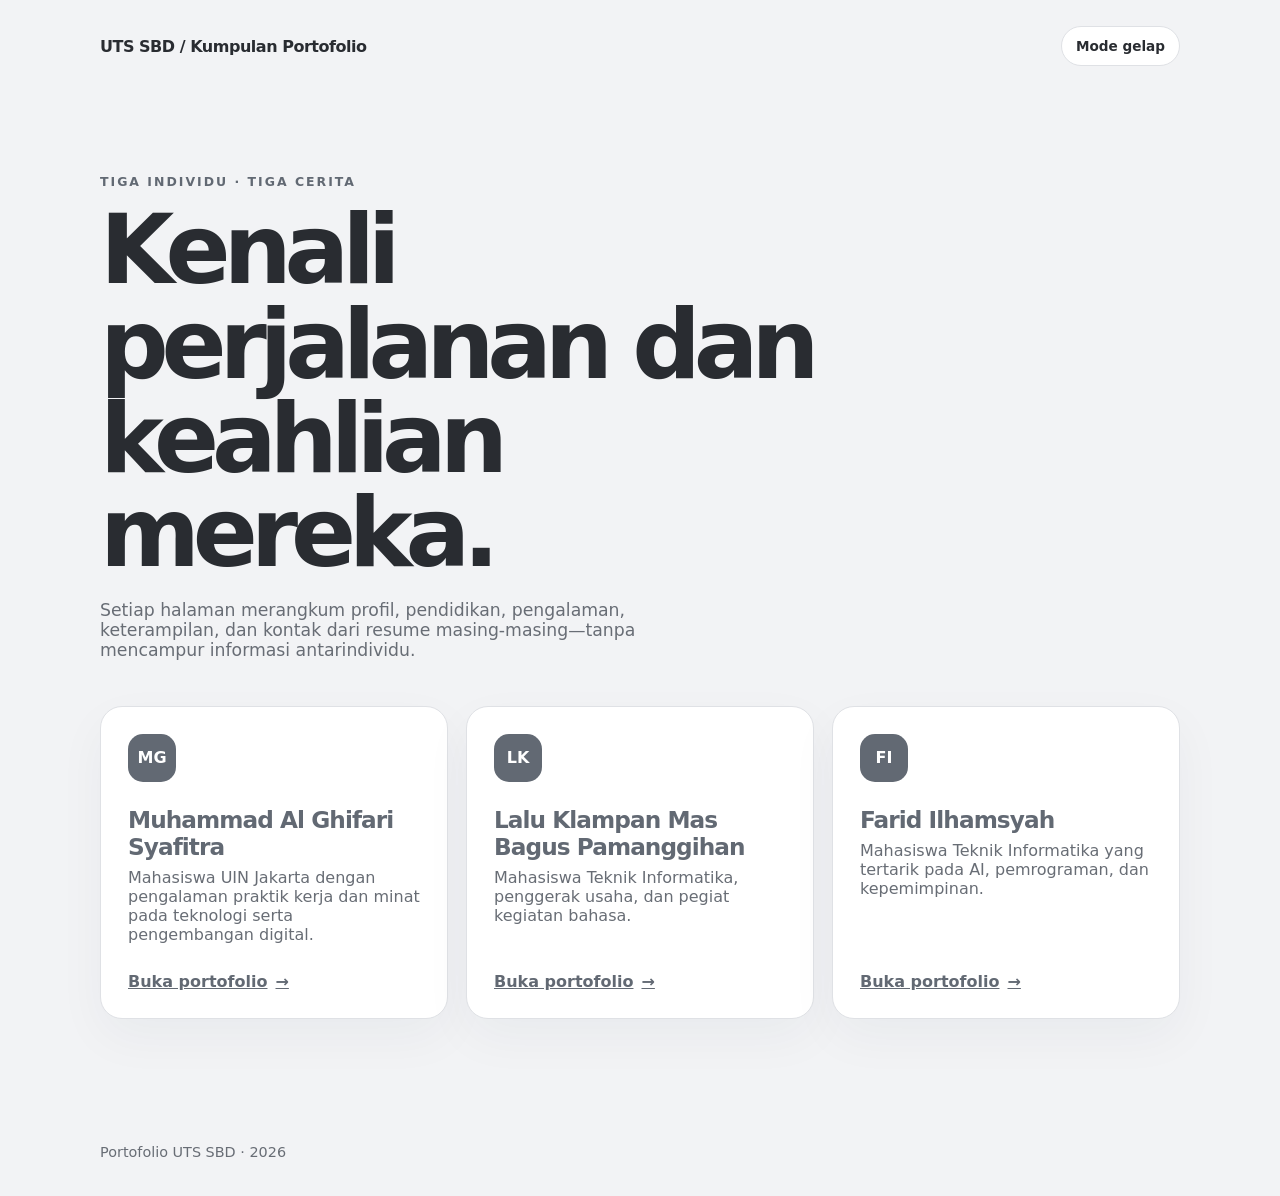
<file: index.html>
<!doctype html>
<html lang="id">
<head>
  <meta charset="utf-8">
  <meta name="viewport" content="width=device-width, initial-scale=1">
  <meta name="description" content="Tiga portofolio mahasiswa berdasarkan resume masing-masing.">
  <title>Portofolio — UTS SBD</title>
  <script src="theme.js"></script>
  <style>
    :root { --theme-accent:#5368a8; font-family: Inter, ui-sans-serif, system-ui, -apple-system, "Segoe UI", sans-serif; }
    * { box-sizing: border-box; }
    body { margin: 0; }
    .wrap { width: min(1080px, calc(100% - 40px)); margin: auto; }
    header { display: flex; align-items: center; justify-content: space-between; gap: 16px; padding: 26px 0; font-weight: 800; letter-spacing: -.03em; }
    main { padding: 70px 0 100px; }
    .eyebrow { font-size: .78rem; font-weight: 800; letter-spacing: .16em; text-transform: uppercase; }
    h1 { max-width: 780px; margin: 14px 0 20px; font-size: clamp(3rem, 8vw, 6rem); line-height: .98; letter-spacing: -.075em; }
    .intro { max-width: 600px; margin: 0 0 46px; font-size: 1.08rem; }
    .grid { display: grid; grid-template-columns: repeat(3, minmax(0, 1fr)); gap: 18px; }
    .card { display: flex; min-height: 275px; flex-direction: column; justify-content: space-between; padding: 27px; border: 1px solid #e1e6ef; border-radius: 22px; box-shadow: 0 18px 50px #1826420b; }
    .mark { display: grid; width: 48px; height: 48px; place-items: center; border-radius: 15px; color: #fff; background: var(--accent); font-weight: 800; }
    h2 { margin: 24px 0 8px; font-size: 1.45rem; letter-spacing: -.04em; }
    .card p { margin: 0; }
    .card a { display: inline-flex; align-items: center; gap: 8px; margin-top: 28px; color: var(--accent); font-weight: 800; }
    footer { padding: 25px 0 36px; color: #788398; font-size: .9rem; }
    @media (max-width: 800px) { .grid { grid-template-columns: 1fr; } main { padding-top: 42px; } .card { min-height: 230px; } }
  </style>
  <link rel="stylesheet" href="theme.css">
</head>
<body>
  <header class="wrap"><span>UTS SBD <span aria-hidden="true">/</span> Kumpulan Portofolio</span><button class="theme-toggle" type="button">Mode gelap</button></header>
  <main class="wrap">
    <p class="eyebrow">Tiga individu · Tiga cerita</p>
    <h1>Kenali perjalanan dan keahlian mereka.</h1>
    <p class="intro">Setiap halaman merangkum profil, pendidikan, pengalaman, keterampilan, dan kontak dari resume masing-masing—tanpa mencampur informasi antarindividu.</p>
    <section class="grid" aria-label="Daftar portofolio">
      <article class="card">
        <div><span class="mark">MG</span><h2>Muhammad Al Ghifari Syafitra</h2><p>Mahasiswa UIN Jakarta dengan pengalaman praktik kerja dan minat pada teknologi serta pengembangan digital.</p></div>
        <a href="muhammad-al-ghifari-syafitra/index.html">Buka portofolio <span aria-hidden="true">→</span></a>
      </article>
      <article class="card">
        <div><span class="mark">LK</span><h2>Lalu Klampan Mas Bagus Pamanggihan</h2><p>Mahasiswa Teknik Informatika, penggerak usaha, dan pegiat kegiatan bahasa.</p></div>
        <a href="lalu-klampan/index.html">Buka portofolio <span aria-hidden="true">→</span></a>
      </article>
      <article class="card">
        <div><span class="mark">FI</span><h2>Farid Ilhamsyah</h2><p>Mahasiswa Teknik Informatika yang tertarik pada AI, pemrograman, dan kepemimpinan.</p></div>
        <a href="farid-ilhamsyah/index.html">Buka portofolio <span aria-hidden="true">→</span></a>
      </article>
    </section>
  </main>
  <footer class="wrap">Portofolio UTS SBD · 2026</footer>
</body>
</html>
</file>
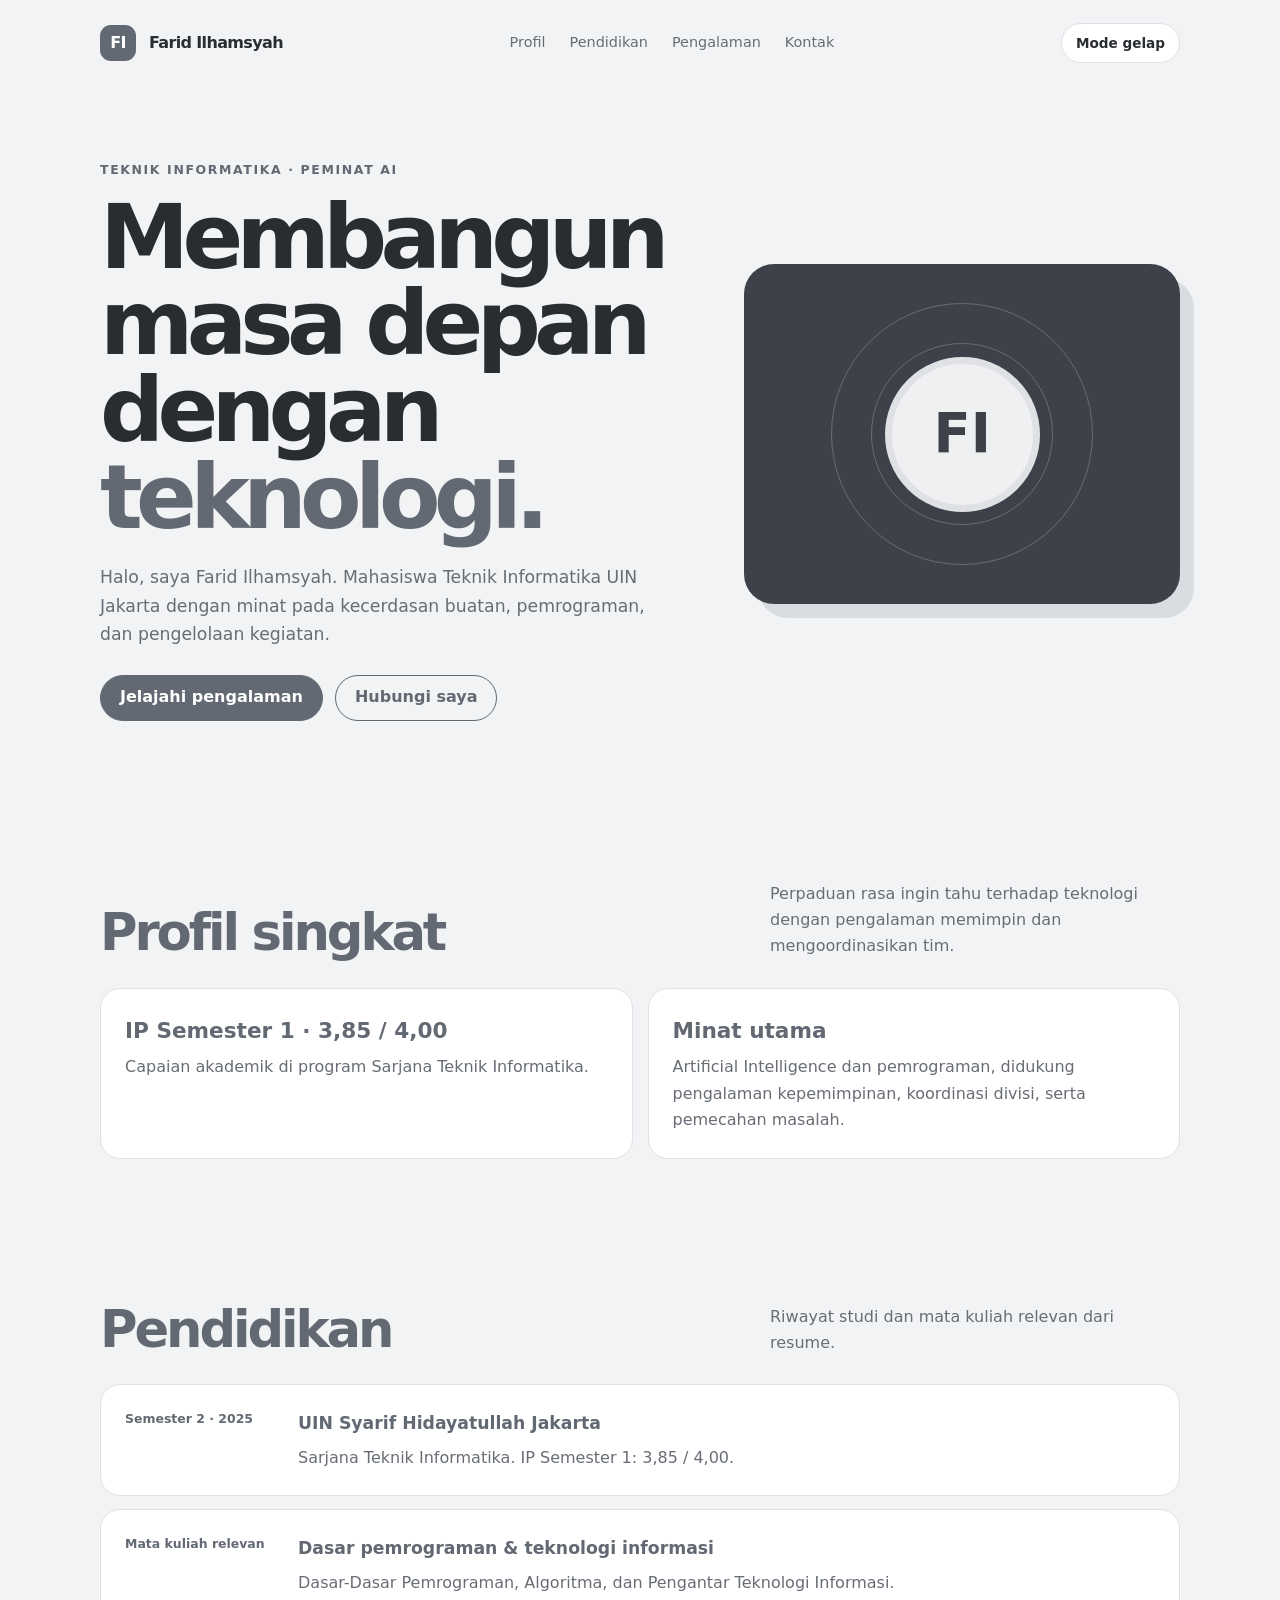
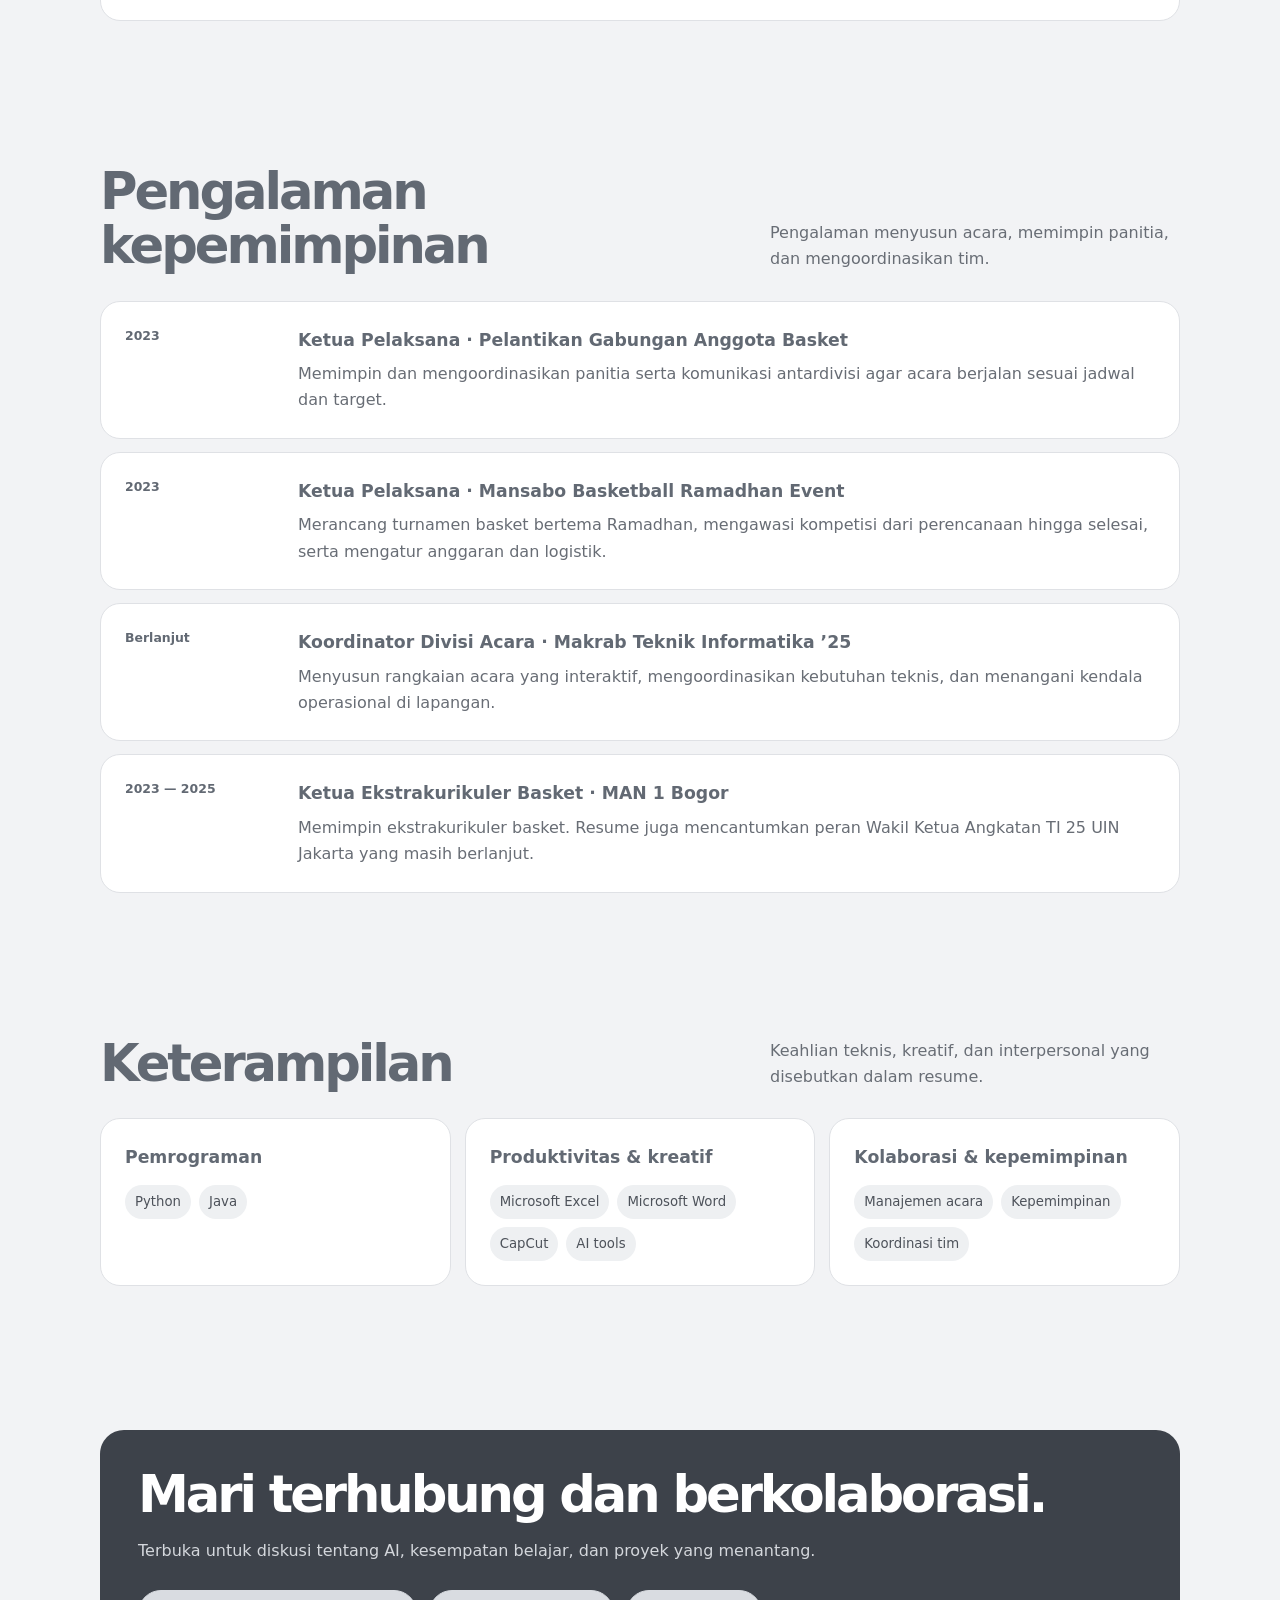
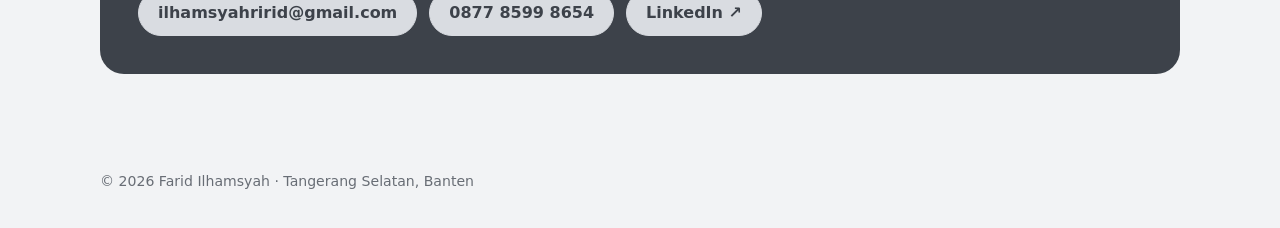
<file: farid-ilhamsyah/index.html>
<!doctype html>
<html lang="id">
<head>
  <meta charset="utf-8">
  <meta name="viewport" content="width=device-width, initial-scale=1">
  <meta name="description" content="Portofolio Farid Ilhamsyah, mahasiswa Teknik Informatika UIN Jakarta.">
  <title>Farid Ilhamsyah — Portofolio</title>
  <script src="../theme.js"></script>
  <style>
    :root { --navy:#111b3a; --blue:#315bd6; --cyan:#67e8f9; --ink:#19213c; --muted:#66708d; --paper:#f7f9ff; --line:#e2e8f5; --theme-accent:#315bd6; --theme-accent-dark:#9cbaff; font-family:Inter,ui-sans-serif,system-ui,-apple-system,"Segoe UI",sans-serif; }
    * { box-sizing:border-box; } html { scroll-behavior:smooth; } body { margin:0; color:var(--ink); background:var(--paper); line-height:1.65; } a { color:inherit; text-decoration:none; } .wrap { width:min(1080px,calc(100% - 40px)); margin:auto; }
    nav { display:flex; justify-content:space-between; align-items:center; padding:23px 0; } .brand { font-weight:800; letter-spacing:-.04em; } .brand b { display:inline-grid; width:36px; height:36px; margin-right:8px; place-items:center; border-radius:11px; color:white; background:var(--blue); } nav ul { display:flex; gap:24px; margin:0; padding:0; list-style:none; color:var(--muted); font-size:.9rem; }
    .hero { display:grid; grid-template-columns:1.15fr .85fr; align-items:center; gap:55px; min-height:560px; padding:62px 0 88px; } .eyebrow { color:var(--blue); font-size:.78rem; font-weight:800; letter-spacing:.13em; text-transform:uppercase; } h1 { margin:12px 0 22px; color:var(--navy); font-size:clamp(3rem,7vw,5.8rem); line-height:.97; letter-spacing:-.075em; } h1 span { color:var(--blue); } .lead { max-width:580px; color:var(--muted); font-size:1.08rem; } .actions { display:flex; flex-wrap:wrap; gap:12px; margin-top:26px; } .button { display:inline-flex; min-height:46px; align-items:center; padding:0 19px; border:1px solid var(--blue); border-radius:999px; color:white; background:var(--blue); font-weight:750; } .button.alt { color:var(--blue); background:transparent; }
    .visual { position:relative; display:grid; min-height:340px; place-items:center; overflow:hidden; border-radius:30px; color:white; background:var(--navy); box-shadow:14px 14px 0 var(--cyan); } .visual:before,.visual:after { position:absolute; width:260px; height:260px; border:1px solid #67e8f954; border-radius:50%; content:""; } .visual:after { width:180px; height:180px; border-color:#ffffff38; } .initials { z-index:1; display:grid; width:155px; height:155px; place-items:center; border:7px solid #c7d2fe; border-radius:50%; color:var(--navy); background:#dbeafe; font-size:3.4rem; font-weight:800; }
    section { padding:72px 0; } .heading { display:flex; align-items:end; justify-content:space-between; gap:22px; margin-bottom:28px; } h2 { margin:0; color:var(--navy); font-size:clamp(2rem,4vw,3.2rem); line-height:1.05; letter-spacing:-.06em; } .heading p { max-width:410px; margin:0; color:var(--muted); } .grid { display:grid; grid-template-columns:repeat(2,minmax(0,1fr)); gap:15px; } .panel,.item { padding:24px; border:1px solid var(--line); border-radius:20px; background:white; } .panel strong { display:block; margin-bottom:6px; color:var(--blue); font-size:1.35rem; } .panel p,.item p { margin:0; color:var(--muted); } .timeline { display:grid; gap:13px; } .item { display:grid; grid-template-columns:155px 1fr; gap:18px; } .date { color:var(--blue); font-size:.78rem; font-weight:800; } h3 { margin:0 0 7px; color:var(--navy); font-size:1.08rem; } .skills { display:grid; grid-template-columns:repeat(3,1fr); gap:14px; } .tags { display:flex; flex-wrap:wrap; gap:8px; margin-top:13px; } .tag { padding:6px 10px; border-radius:999px; color:#485779; background:#eff4ff; font-size:.83rem; }
    .contact { padding:38px; border-radius:24px; color:white; background:var(--navy); } .contact h2 { color:white; } .contact p { color:#c7d2fe; } .contact .button { border-color:var(--cyan); color:var(--navy); background:var(--cyan); } footer { padding:24px 0 35px; color:var(--muted); font-size:.88rem; }
    @media(max-width:760px) { .wrap { width:min(100% - 28px,560px); } nav ul { display:none; } .hero { grid-template-columns:1fr; gap:35px; min-height:auto; padding:45px 0 65px; } .visual { min-height:270px; } section { padding:55px 0; } .heading { display:block; } .heading p { margin-top:12px; } .grid,.skills { grid-template-columns:1fr; } .item { grid-template-columns:1fr; gap:5px; } .contact { padding:28px 22px; } }
  </style>
  <link rel="stylesheet" href="../theme.css">
</head>
<body>
  <header class="wrap"><nav><a class="brand" href="#atas"><b>FI</b> Farid Ilhamsyah</a><ul><li><a href="#profil">Profil</a></li><li><a href="#pendidikan">Pendidikan</a></li><li><a href="#pengalaman">Pengalaman</a></li><li><a href="#kontak">Kontak</a></li></ul><button class="theme-toggle" type="button">Mode gelap</button></nav></header>
  <main id="atas">
    <div class="hero wrap"><div><p class="eyebrow">Teknik Informatika · Peminat AI</p><h1>Membangun masa depan dengan <span>teknologi.</span></h1><p class="lead">Halo, saya Farid Ilhamsyah. Mahasiswa Teknik Informatika UIN Jakarta dengan minat pada kecerdasan buatan, pemrograman, dan pengelolaan kegiatan.</p><div class="actions"><a class="button" href="#pengalaman">Jelajahi pengalaman</a><a class="button alt" href="#kontak">Hubungi saya</a></div></div><div class="visual" role="img" aria-label="Inisial Farid Ilhamsyah"><span class="initials">FI</span></div></div>
    <section id="profil"><div class="wrap"><div class="heading"><h2>Profil singkat</h2><p>Perpaduan rasa ingin tahu terhadap teknologi dengan pengalaman memimpin dan mengoordinasikan tim.</p></div><div class="grid"><article class="panel"><strong>IP Semester 1 · 3,85 / 4,00</strong><p>Capaian akademik di program Sarjana Teknik Informatika.</p></article><article class="panel"><strong>Minat utama</strong><p>Artificial Intelligence dan pemrograman, didukung pengalaman kepemimpinan, koordinasi divisi, serta pemecahan masalah.</p></article></div></div></section>
    <section id="pendidikan"><div class="wrap"><div class="heading"><h2>Pendidikan</h2><p>Riwayat studi dan mata kuliah relevan dari resume.</p></div><div class="timeline"><article class="item"><span class="date">Semester 2 · 2025</span><div><h3>UIN Syarif Hidayatullah Jakarta</h3><p>Sarjana Teknik Informatika. IP Semester 1: 3,85 / 4,00.</p></div></article><article class="item"><span class="date">Mata kuliah relevan</span><div><h3>Dasar pemrograman & teknologi informasi</h3><p>Dasar-Dasar Pemrograman, Algoritma, dan Pengantar Teknologi Informasi.</p></div></article></div></div></section>
    <section id="pengalaman"><div class="wrap"><div class="heading"><h2>Pengalaman kepemimpinan</h2><p>Pengalaman menyusun acara, memimpin panitia, dan mengoordinasikan tim.</p></div><div class="timeline"><article class="item"><span class="date">2023</span><div><h3>Ketua Pelaksana · Pelantikan Gabungan Anggota Basket</h3><p>Memimpin dan mengoordinasikan panitia serta komunikasi antardivisi agar acara berjalan sesuai jadwal dan target.</p></div></article><article class="item"><span class="date">2023</span><div><h3>Ketua Pelaksana · Mansabo Basketball Ramadhan Event</h3><p>Merancang turnamen basket bertema Ramadhan, mengawasi kompetisi dari perencanaan hingga selesai, serta mengatur anggaran dan logistik.</p></div></article><article class="item"><span class="date">Berlanjut</span><div><h3>Koordinator Divisi Acara · Makrab Teknik Informatika ’25</h3><p>Menyusun rangkaian acara yang interaktif, mengoordinasikan kebutuhan teknis, dan menangani kendala operasional di lapangan.</p></div></article><article class="item"><span class="date">2023 — 2025</span><div><h3>Ketua Ekstrakurikuler Basket · MAN 1 Bogor</h3><p>Memimpin ekstrakurikuler basket. Resume juga mencantumkan peran Wakil Ketua Angkatan TI 25 UIN Jakarta yang masih berlanjut.</p></div></article></div></div></section>
    <section><div class="wrap"><div class="heading"><h2>Keterampilan</h2><p>Keahlian teknis, kreatif, dan interpersonal yang disebutkan dalam resume.</p></div><div class="skills"><article class="panel"><h3>Pemrograman</h3><div class="tags"><span class="tag">Python</span><span class="tag">Java</span></div></article><article class="panel"><h3>Produktivitas & kreatif</h3><div class="tags"><span class="tag">Microsoft Excel</span><span class="tag">Microsoft Word</span><span class="tag">CapCut</span><span class="tag">AI tools</span></div></article><article class="panel"><h3>Kolaborasi & kepemimpinan</h3><div class="tags"><span class="tag">Manajemen acara</span><span class="tag">Kepemimpinan</span><span class="tag">Koordinasi tim</span></div></article></div></div></section>
    <section id="kontak"><div class="wrap contact"><h2>Mari terhubung dan berkolaborasi.</h2><p>Terbuka untuk diskusi tentang AI, kesempatan belajar, dan proyek yang menantang.</p><div class="actions"><a class="button" href="mailto:ilhamsyahririd@gmail.com">ilhamsyahririd@gmail.com</a><a class="button alt" href="tel:+6287785998654">0877 8599 8654</a><a class="button alt" href="https://linkedin.com/in/farid-jdidjfka-494859368" target="_blank" rel="noopener noreferrer">LinkedIn ↗</a></div></div></section>
  </main>
  <footer class="wrap">© 2026 Farid Ilhamsyah · Tangerang Selatan, Banten</footer>
</body>
</html>
</file>
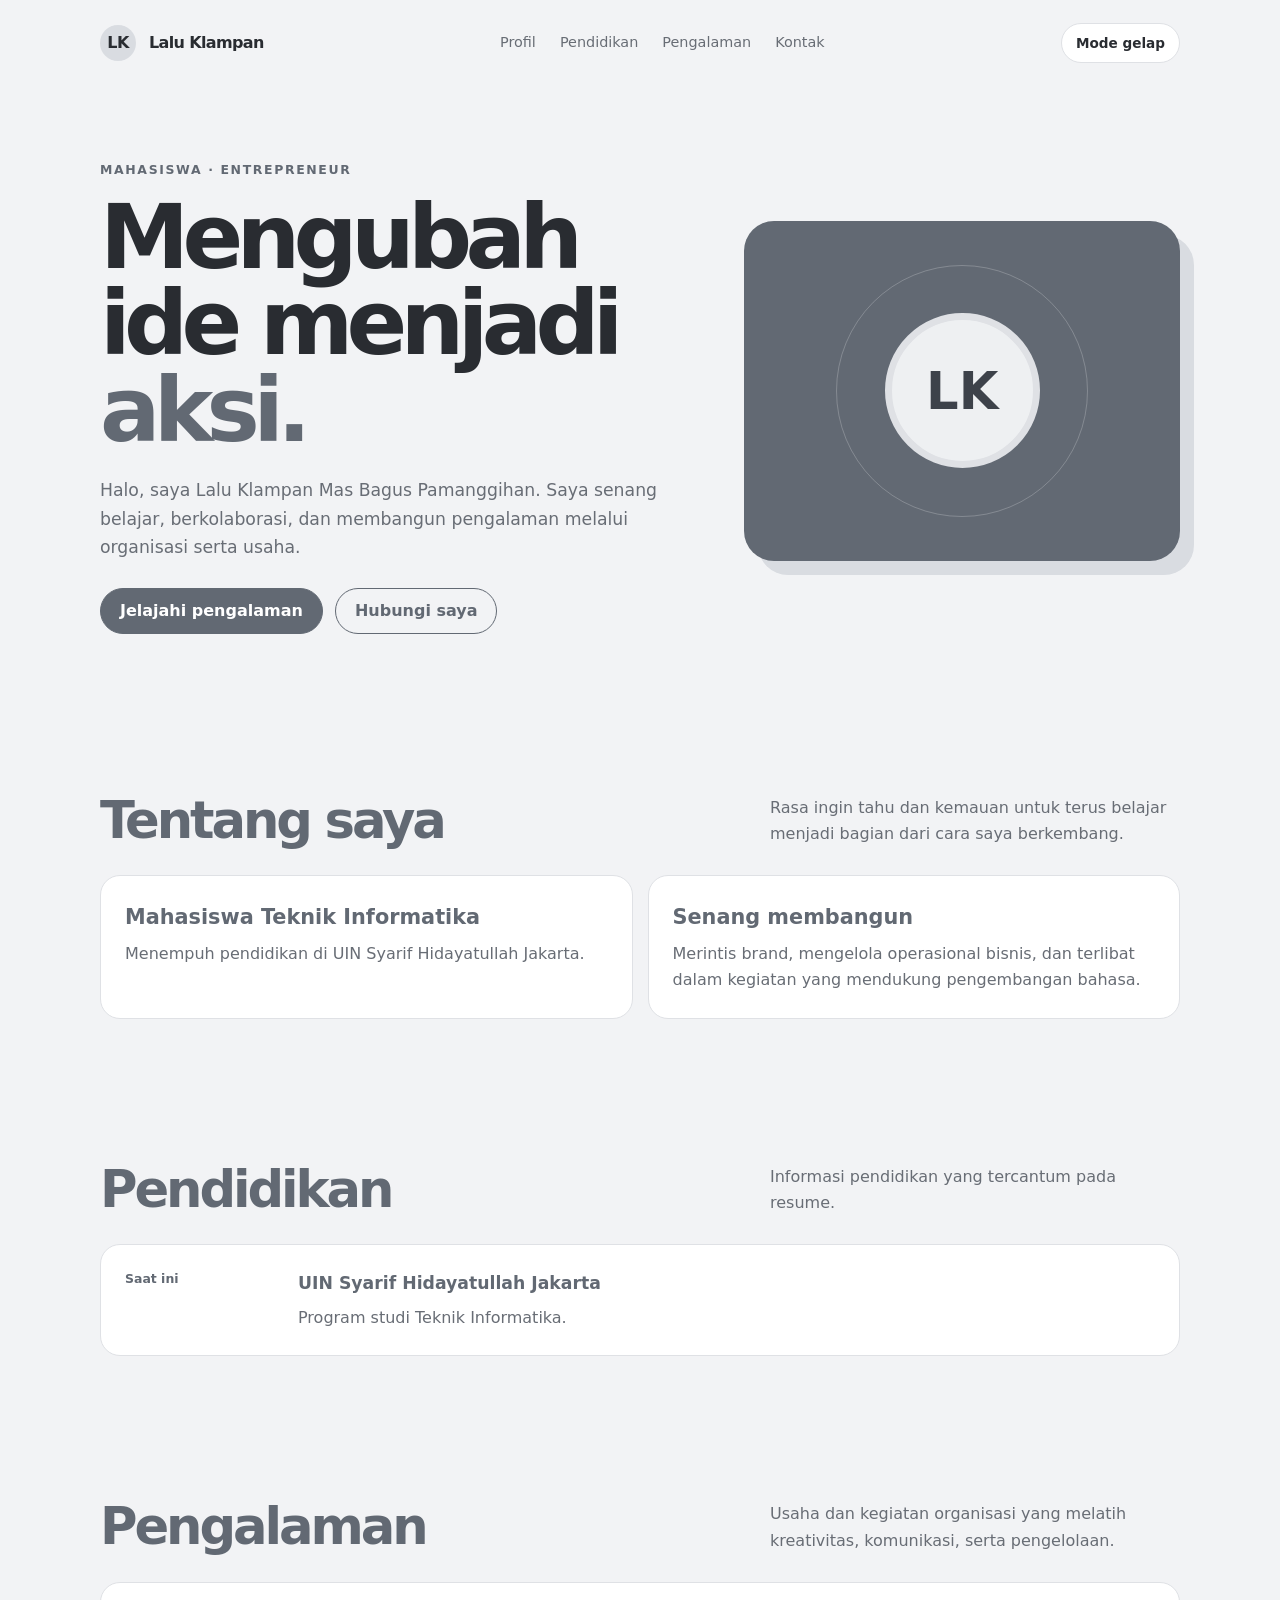
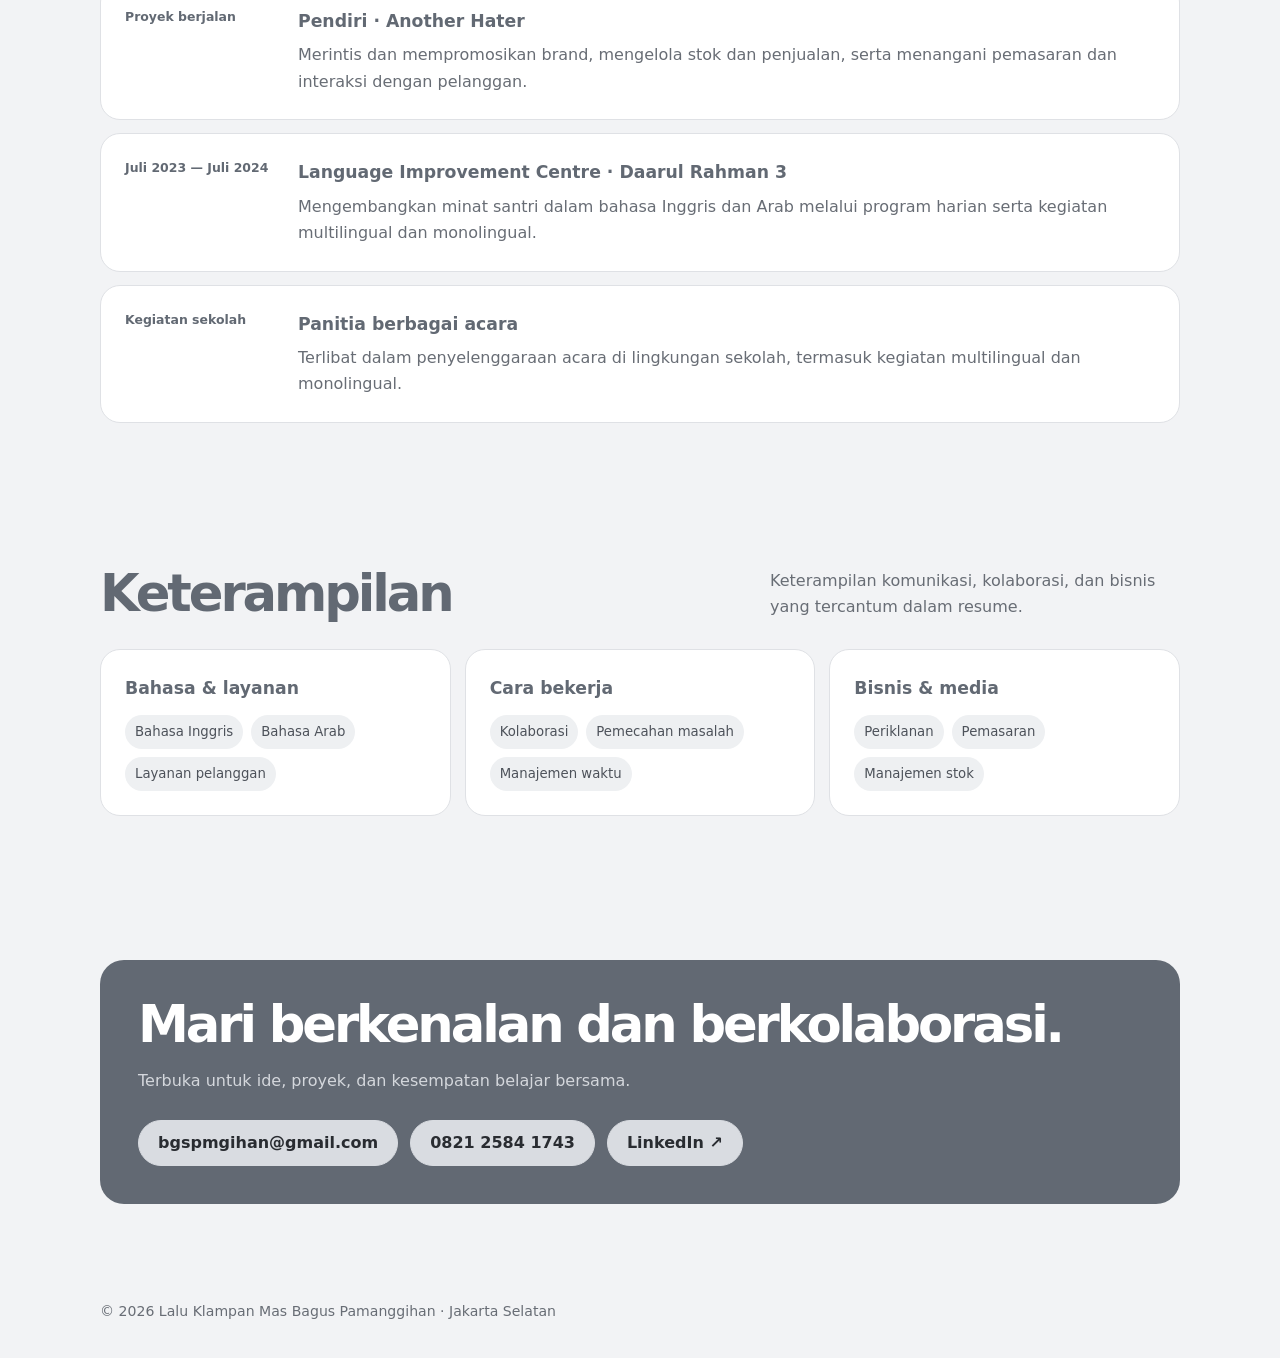
<file: lalu-klampan/index.html>
<!doctype html>
<html lang="id">
<head>
  <meta charset="utf-8">
  <meta name="viewport" content="width=device-width, initial-scale=1">
  <meta name="description" content="Portofolio Lalu Klampan Mas Bagus Pamanggihan, mahasiswa Teknik Informatika.">
  <title>Lalu Klampan — Portofolio</title>
  <script src="../theme.js"></script>
  <style>
    :root { --ink:#17231f; --muted:#69766f; --paper:#f5f6ef; --card:#fffef9; --green:#205a49; --mint:#d8f28b; --orange:#ff8656; --line:#dde4da; --theme-accent:#205a49; --theme-accent-dark:#86d6a5; font-family:Inter,ui-sans-serif,system-ui,-apple-system,"Segoe UI",sans-serif; }
    * { box-sizing:border-box; } html { scroll-behavior:smooth; } body { margin:0; color:var(--ink); background:var(--paper); line-height:1.65; } a { color:inherit; text-decoration:none; } .wrap { width:min(1080px,calc(100% - 40px)); margin:auto; }
    nav { display:flex; justify-content:space-between; align-items:center; padding:23px 0; } .brand { font-weight:800; letter-spacing:-.04em; } .brand b { display:inline-grid; width:36px; height:36px; margin-right:8px; place-items:center; border-radius:50%; background:var(--mint); } nav ul { display:flex; gap:24px; margin:0; padding:0; list-style:none; color:var(--muted); font-size:.9rem; }
    .hero { display:grid; grid-template-columns:1.15fr .85fr; align-items:center; gap:55px; min-height:560px; padding:62px 0 88px; } .eyebrow { color:var(--green); font-size:.78rem; font-weight:800; letter-spacing:.13em; text-transform:uppercase; } h1 { margin:12px 0 22px; font-size:clamp(3rem,7vw,5.8rem); line-height:.97; letter-spacing:-.075em; } h1 em { color:var(--green); font-style:normal; } .lead { max-width:580px; color:var(--muted); font-size:1.08rem; } .actions { display:flex; flex-wrap:wrap; gap:12px; margin-top:26px; } .button { display:inline-flex; min-height:46px; align-items:center; padding:0 19px; border:1px solid var(--green); border-radius:999px; color:white; background:var(--green); font-weight:750; } .button.alt { color:var(--green); background:transparent; }
    .visual { position:relative; display:grid; min-height:340px; place-items:center; overflow:hidden; border-radius:30px; color:white; background:var(--green); box-shadow:14px 14px 0 var(--mint); } .visual:before { position:absolute; width:250px; height:250px; border:1px solid #ffffff45; border-radius:50%; content:""; } .initials { z-index:1; display:grid; width:155px; height:155px; place-items:center; border:7px solid #f6d2b9; border-radius:50%; color:var(--green); background:#f6d2b9; font-size:3.2rem; font-weight:800; }
    section { padding:72px 0; } .heading { display:flex; align-items:end; justify-content:space-between; gap:22px; margin-bottom:28px; } h2 { margin:0; color:var(--green); font-size:clamp(2rem,4vw,3.2rem); line-height:1.05; letter-spacing:-.06em; } .heading p { max-width:410px; margin:0; color:var(--muted); } .grid { display:grid; grid-template-columns:repeat(2,minmax(0,1fr)); gap:15px; } .panel,.item { padding:24px; border:1px solid var(--line); border-radius:20px; background:var(--card); } .panel strong { display:block; margin-bottom:6px; color:var(--green); font-size:1.3rem; } .panel p,.item p { margin:0; color:var(--muted); } .timeline { display:grid; gap:13px; } .item { display:grid; grid-template-columns:155px 1fr; gap:18px; } .date { color:#ce6540; font-size:.78rem; font-weight:800; } h3 { margin:0 0 7px; color:var(--green); font-size:1.08rem; } .skills { display:grid; grid-template-columns:repeat(3,1fr); gap:14px; } .tags { display:flex; flex-wrap:wrap; gap:8px; margin-top:13px; } .tag { padding:6px 10px; border-radius:999px; color:#53614e; background:#edf2e6; font-size:.83rem; }
    .contact { padding:38px; border-radius:24px; color:white; background:var(--green); } .contact h2 { color:white; } .contact p { color:#d3e1d6; } .contact .button { border-color:var(--mint); color:var(--ink); background:var(--mint); } footer { padding:24px 0 35px; color:var(--muted); font-size:.88rem; }
    @media(max-width:760px) { .wrap { width:min(100% - 28px,560px); } nav ul { display:none; } .hero { grid-template-columns:1fr; gap:35px; min-height:auto; padding:45px 0 65px; } .visual { min-height:270px; } section { padding:55px 0; } .heading { display:block; } .heading p { margin-top:12px; } .grid,.skills { grid-template-columns:1fr; } .item { grid-template-columns:1fr; gap:5px; } .contact { padding:28px 22px; } }
  </style>
  <link rel="stylesheet" href="../theme.css">
</head>
<body>
  <header class="wrap"><nav><a class="brand" href="#atas"><b>LK</b> Lalu Klampan</a><ul><li><a href="#profil">Profil</a></li><li><a href="#pendidikan">Pendidikan</a></li><li><a href="#pengalaman">Pengalaman</a></li><li><a href="#kontak">Kontak</a></li></ul><button class="theme-toggle" type="button">Mode gelap</button></nav></header>
  <main id="atas">
    <div class="hero wrap"><div><p class="eyebrow">Mahasiswa · Entrepreneur</p><h1>Mengubah ide menjadi <em>aksi.</em></h1><p class="lead">Halo, saya Lalu Klampan Mas Bagus Pamanggihan. Saya senang belajar, berkolaborasi, dan membangun pengalaman melalui organisasi serta usaha.</p><div class="actions"><a class="button" href="#pengalaman">Jelajahi pengalaman</a><a class="button alt" href="#kontak">Hubungi saya</a></div></div><div class="visual" role="img" aria-label="Inisial Lalu Klampan"><span class="initials">LK</span></div></div>
    <section id="profil"><div class="wrap"><div class="heading"><h2>Tentang saya</h2><p>Rasa ingin tahu dan kemauan untuk terus belajar menjadi bagian dari cara saya berkembang.</p></div><div class="grid"><article class="panel"><strong>Mahasiswa Teknik Informatika</strong><p>Menempuh pendidikan di UIN Syarif Hidayatullah Jakarta.</p></article><article class="panel"><strong>Senang membangun</strong><p>Merintis brand, mengelola operasional bisnis, dan terlibat dalam kegiatan yang mendukung pengembangan bahasa.</p></article></div></div></section>
    <section id="pendidikan"><div class="wrap"><div class="heading"><h2>Pendidikan</h2><p>Informasi pendidikan yang tercantum pada resume.</p></div><div class="timeline"><article class="item"><span class="date">Saat ini</span><div><h3>UIN Syarif Hidayatullah Jakarta</h3><p>Program studi Teknik Informatika.</p></div></article></div></div></section>
    <section id="pengalaman"><div class="wrap"><div class="heading"><h2>Pengalaman</h2><p>Usaha dan kegiatan organisasi yang melatih kreativitas, komunikasi, serta pengelolaan.</p></div><div class="timeline"><article class="item"><span class="date">Proyek berjalan</span><div><h3>Pendiri · Another Hater</h3><p>Merintis dan mempromosikan brand, mengelola stok dan penjualan, serta menangani pemasaran dan interaksi dengan pelanggan.</p></div></article><article class="item"><span class="date">Juli 2023 — Juli 2024</span><div><h3>Language Improvement Centre · Daarul Rahman 3</h3><p>Mengembangkan minat santri dalam bahasa Inggris dan Arab melalui program harian serta kegiatan multilingual dan monolingual.</p></div></article><article class="item"><span class="date">Kegiatan sekolah</span><div><h3>Panitia berbagai acara</h3><p>Terlibat dalam penyelenggaraan acara di lingkungan sekolah, termasuk kegiatan multilingual dan monolingual.</p></div></article></div></div></section>
    <section><div class="wrap"><div class="heading"><h2>Keterampilan</h2><p>Keterampilan komunikasi, kolaborasi, dan bisnis yang tercantum dalam resume.</p></div><div class="skills"><article class="panel"><h3>Bahasa & layanan</h3><div class="tags"><span class="tag">Bahasa Inggris</span><span class="tag">Bahasa Arab</span><span class="tag">Layanan pelanggan</span></div></article><article class="panel"><h3>Cara bekerja</h3><div class="tags"><span class="tag">Kolaborasi</span><span class="tag">Pemecahan masalah</span><span class="tag">Manajemen waktu</span></div></article><article class="panel"><h3>Bisnis & media</h3><div class="tags"><span class="tag">Periklanan</span><span class="tag">Pemasaran</span><span class="tag">Manajemen stok</span></div></article></div></div></section>
    <section id="kontak"><div class="wrap contact"><h2>Mari berkenalan dan berkolaborasi.</h2><p>Terbuka untuk ide, proyek, dan kesempatan belajar bersama.</p><div class="actions"><a class="button" href="mailto:bgspmgihan@gmail.com">bgspmgihan@gmail.com</a><a class="button alt" href="tel:+6282125841743">0821 2584 1743</a><a class="button alt" href="https://linkedin.com/in/lalu-klampan-mas-bagus-pamanggihan" target="_blank" rel="noopener noreferrer">LinkedIn ↗</a></div></div></section>
  </main>
  <footer class="wrap">© 2026 Lalu Klampan Mas Bagus Pamanggihan · Jakarta Selatan</footer>
</body>
</html>
</file>
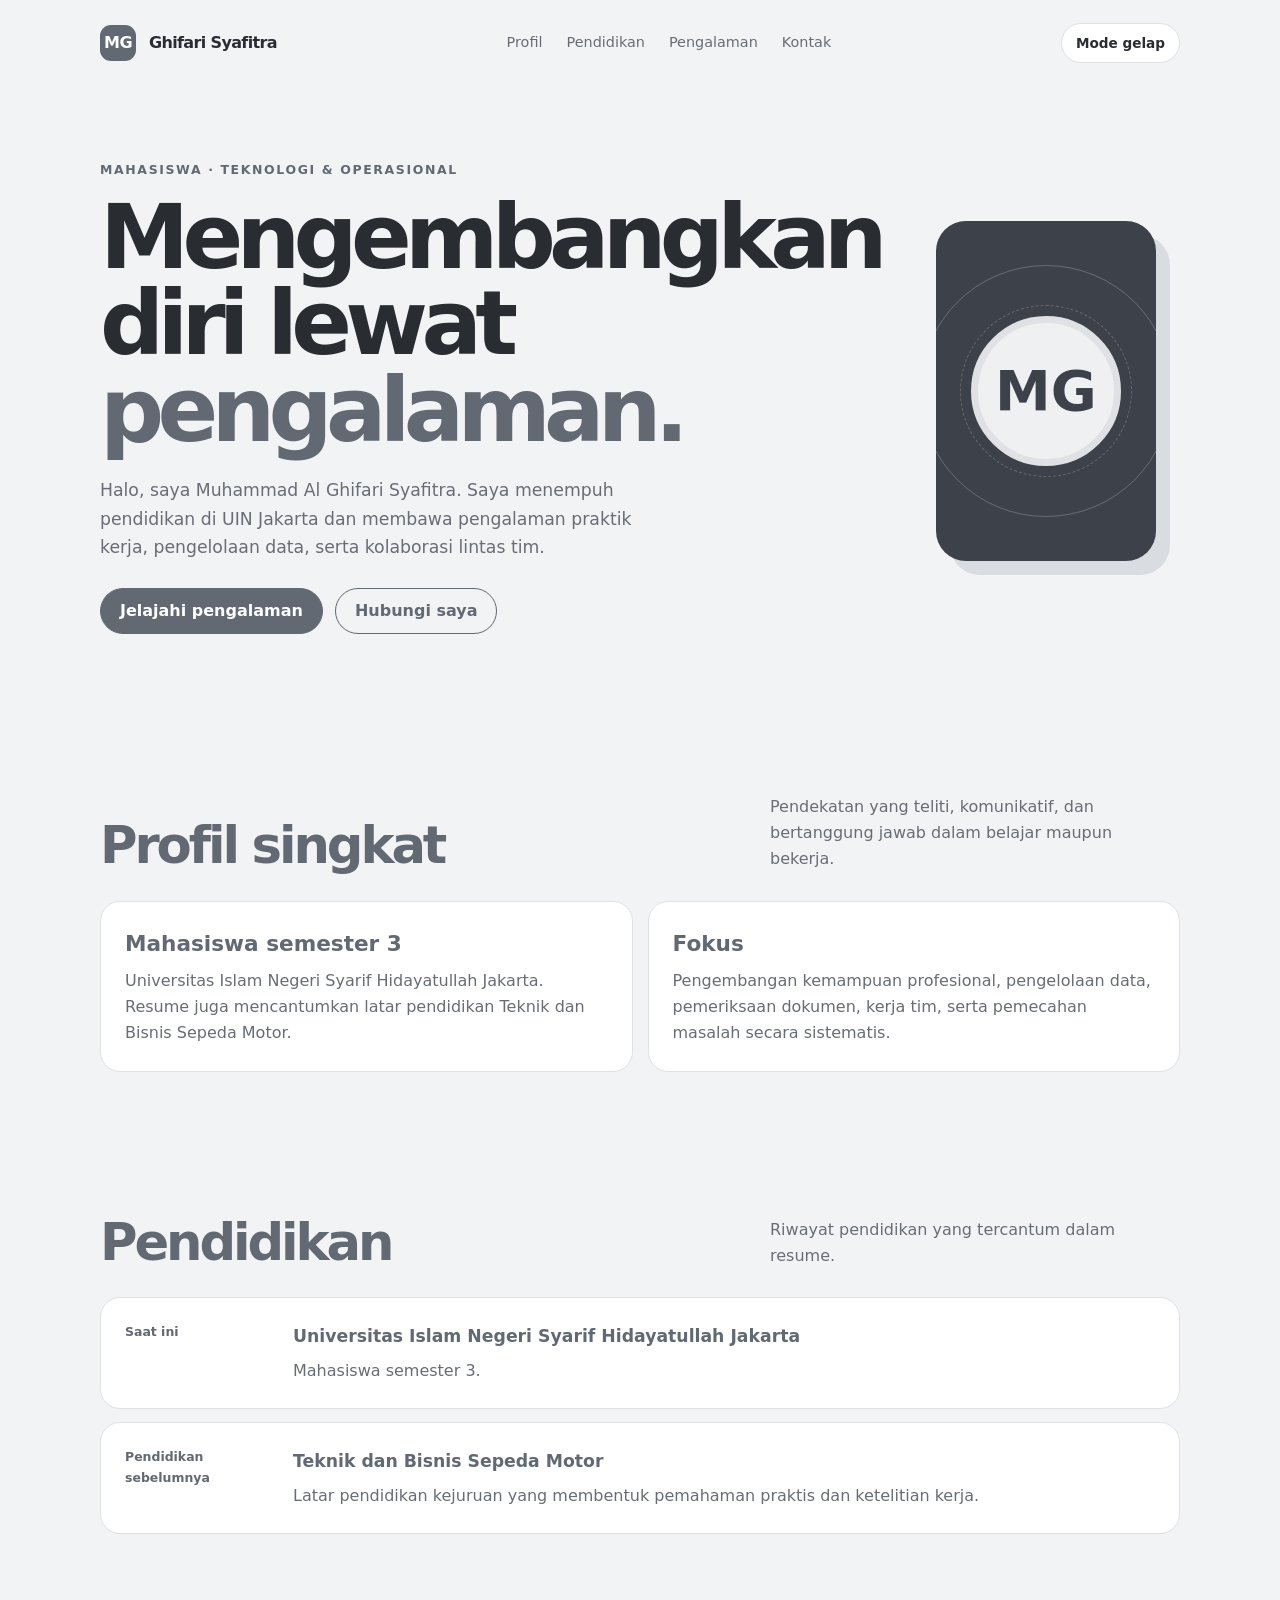
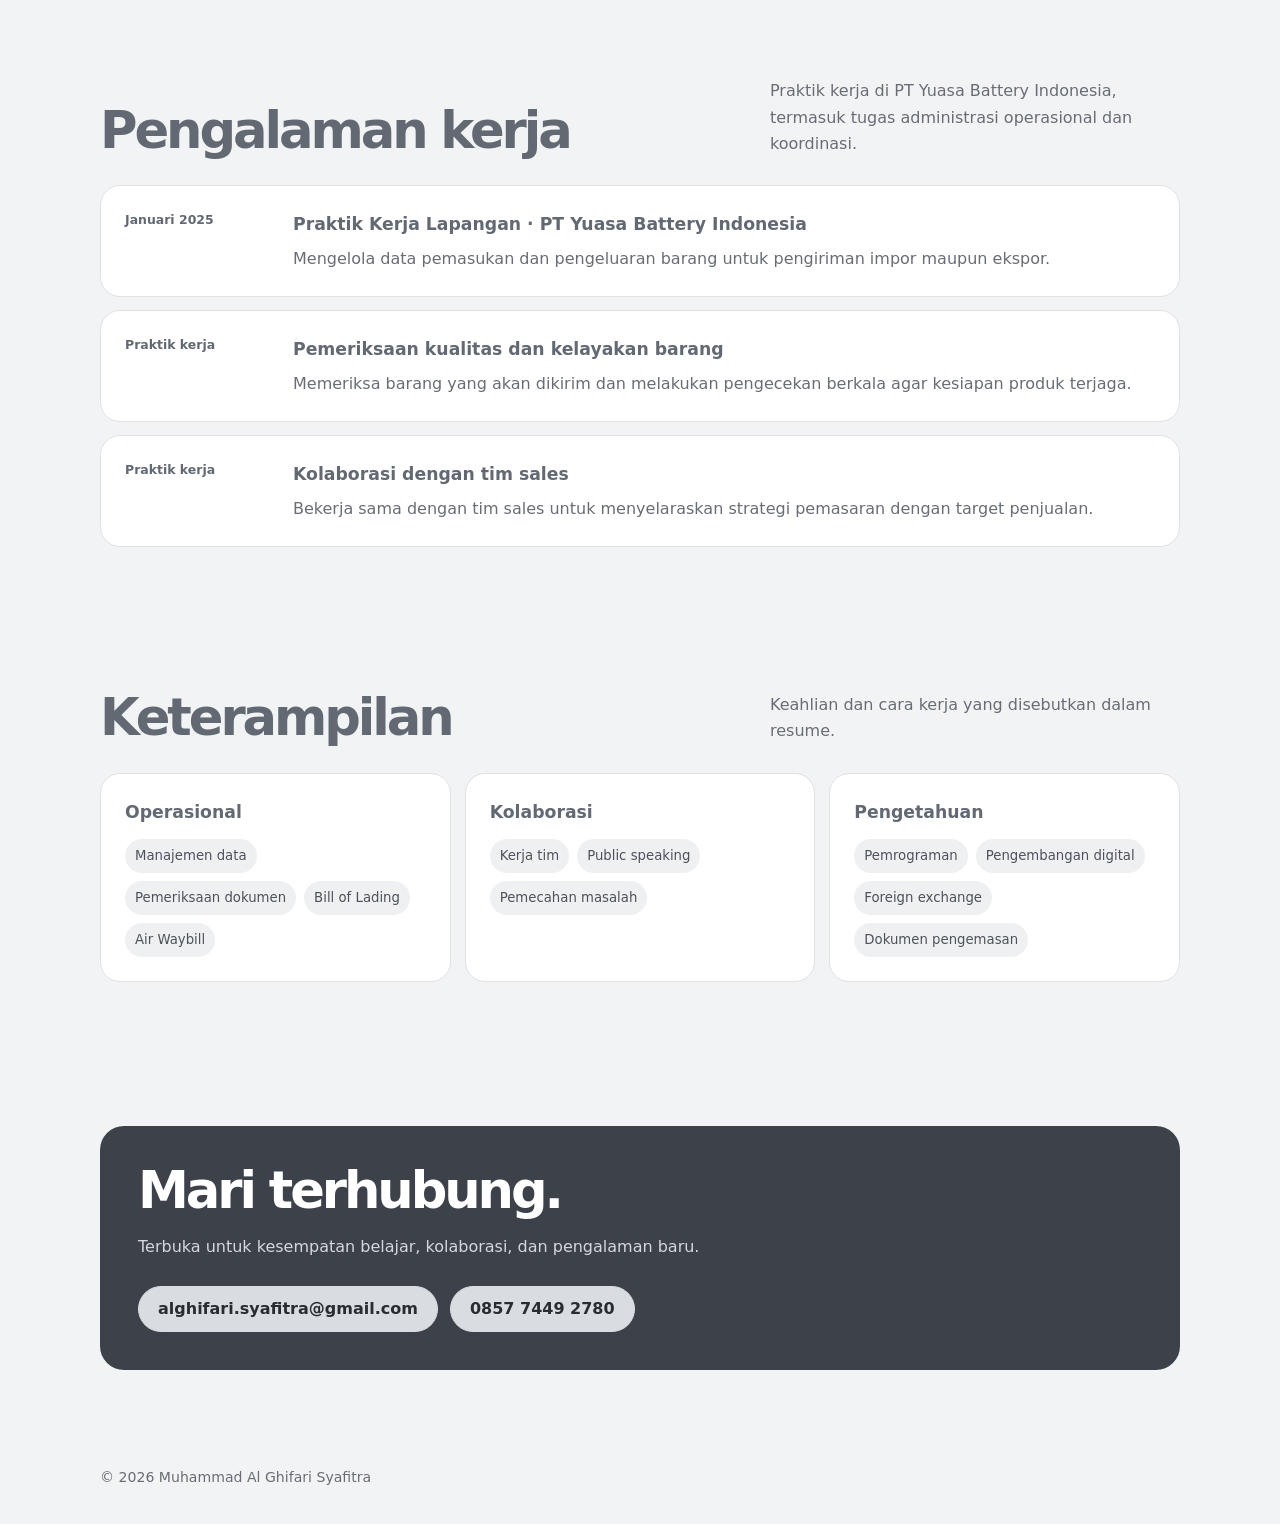
<file: muhammad-al-ghifari-syafitra/index.html>
<!doctype html>
<html lang="id">
<head>
  <meta charset="utf-8">
  <meta name="viewport" content="width=device-width, initial-scale=1">
  <meta name="description" content="Portofolio Muhammad Al Ghifari Syafitra, mahasiswa UIN Jakarta.">
  <title>Muhammad Al Ghifari Syafitra — Portofolio</title>
  <script src="../theme.js"></script>
  <style>
    :root { --ink:#17202a; --muted:#65717a; --paper:#f4f7f8; --card:#fff; --navy:#132b3f; --accent:#0f9d91; --highlight:#f5c451; --line:#dfe8eb; --theme-accent:#0f9d91; --theme-accent-dark:#5fe1d5; font-family:Inter,ui-sans-serif,system-ui,-apple-system,"Segoe UI",sans-serif; }
    * { box-sizing:border-box; } html { scroll-behavior:smooth; } body { margin:0; color:var(--ink); background:var(--paper); line-height:1.65; } a { color:inherit; text-decoration:none; }
    .wrap { width:min(1080px,calc(100% - 40px)); margin:auto; } nav { display:flex; justify-content:space-between; align-items:center; padding:23px 0; } .brand { font-weight:800; letter-spacing:-.04em; } .brand b { display:inline-grid; width:36px; height:36px; margin-right:8px; place-items:center; border-radius:11px; color:white; background:var(--accent); } nav ul { display:flex; gap:24px; margin:0; padding:0; list-style:none; color:var(--muted); font-size:.9rem; }
    .hero { display:grid; grid-template-columns:1.1fr .9fr; align-items:center; gap:55px; min-height:560px; padding:62px 0 88px; } .eyebrow { color:var(--accent); font-size:.78rem; font-weight:800; letter-spacing:.13em; text-transform:uppercase; } h1 { margin:12px 0 22px; color:var(--navy); font-size:clamp(3rem,7vw,5.8rem); line-height:.97; letter-spacing:-.075em; } h1 span { color:var(--accent); } .lead { max-width:580px; color:var(--muted); font-size:1.08rem; } .actions { display:flex; flex-wrap:wrap; gap:12px; margin-top:26px; } .button { display:inline-flex; min-height:46px; align-items:center; padding:0 19px; border:1px solid var(--accent); border-radius:999px; color:white; background:var(--accent); font-weight:750; } .button.alt { color:var(--accent); background:transparent; }
    .visual { position:relative; display:grid; min-height:340px; place-items:center; overflow:hidden; border-radius:30px; color:white; background:var(--navy); box-shadow:14px 14px 0 var(--highlight); } .visual:before,.visual:after { position:absolute; width:250px; height:250px; border:1px solid #ffffff38; border-radius:50%; content:""; } .visual:after { width:170px; height:170px; border-style:dashed; border-color:#f5c451aa; } .initials { z-index:1; display:grid; width:150px; height:150px; place-items:center; border:7px solid #b8e4df; border-radius:50%; color:var(--navy); background:#d7f5f1; font-size:3.5rem; font-weight:800; }
    section { padding:72px 0; } .heading { display:flex; align-items:end; justify-content:space-between; gap:22px; margin-bottom:28px; } h2 { margin:0; color:var(--navy); font-size:clamp(2rem,4vw,3.2rem); line-height:1.05; letter-spacing:-.06em; } .heading p { max-width:410px; margin:0; color:var(--muted); } .grid { display:grid; grid-template-columns:repeat(2,minmax(0,1fr)); gap:15px; } .panel,.item { padding:24px; border:1px solid var(--line); border-radius:20px; background:var(--card); } .panel strong { display:block; margin-bottom:6px; color:var(--accent); font-size:1.35rem; } .panel p,.item p { margin:0; color:var(--muted); } .timeline { display:grid; gap:13px; } .item { display:grid; grid-template-columns:150px 1fr; gap:18px; } .date { color:var(--accent); font-size:.78rem; font-weight:800; } h3 { margin:0 0 7px; color:var(--navy); font-size:1.08rem; } .skills { display:grid; grid-template-columns:repeat(3,1fr); gap:14px; } .tags { display:flex; flex-wrap:wrap; gap:8px; margin-top:13px; } .tag { padding:6px 10px; border-radius:999px; color:#42605d; background:#edf7f5; font-size:.83rem; }
    .contact { padding:38px; border-radius:24px; color:white; background:var(--navy); } .contact h2 { color:white; } .contact p { color:#c7d7df; } .contact .button { border-color:var(--highlight); color:var(--ink); background:var(--highlight); } footer { padding:24px 0 35px; color:var(--muted); font-size:.88rem; }
    @media(max-width:760px) { .wrap { width:min(100% - 28px,560px); } nav ul { display:none; } .hero { grid-template-columns:1fr; gap:35px; min-height:auto; padding:45px 0 65px; } .visual { min-height:270px; } section { padding:55px 0; } .heading { display:block; } .heading p { margin-top:12px; } .grid,.skills { grid-template-columns:1fr; } .item { grid-template-columns:1fr; gap:5px; } .contact { padding:28px 22px; } }
  </style>
  <link rel="stylesheet" href="../theme.css">
</head>
<body>
  <header class="wrap"><nav><a class="brand" href="#atas"><b>MG</b> Ghifari Syafitra</a><ul><li><a href="#profil">Profil</a></li><li><a href="#pendidikan">Pendidikan</a></li><li><a href="#pengalaman">Pengalaman</a></li><li><a href="#kontak">Kontak</a></li></ul><button class="theme-toggle" type="button">Mode gelap</button></nav></header>
  <main id="atas">
    <div class="hero wrap"><div><p class="eyebrow">Mahasiswa · Teknologi & operasional</p><h1>Mengembangkan diri lewat <span>pengalaman.</span></h1><p class="lead">Halo, saya Muhammad Al Ghifari Syafitra. Saya menempuh pendidikan di UIN Jakarta dan membawa pengalaman praktik kerja, pengelolaan data, serta kolaborasi lintas tim.</p><div class="actions"><a class="button" href="#pengalaman">Jelajahi pengalaman</a><a class="button alt" href="#kontak">Hubungi saya</a></div></div><div class="visual" role="img" aria-label="Inisial Muhammad Al Ghifari Syafitra"><span class="initials">MG</span></div></div>
    <section id="profil"><div class="wrap"><div class="heading"><h2>Profil singkat</h2><p>Pendekatan yang teliti, komunikatif, dan bertanggung jawab dalam belajar maupun bekerja.</p></div><div class="grid"><article class="panel"><strong>Mahasiswa semester 3</strong><p>Universitas Islam Negeri Syarif Hidayatullah Jakarta. Resume juga mencantumkan latar pendidikan Teknik dan Bisnis Sepeda Motor.</p></article><article class="panel"><strong>Fokus</strong><p>Pengembangan kemampuan profesional, pengelolaan data, pemeriksaan dokumen, kerja tim, serta pemecahan masalah secara sistematis.</p></article></div></div></section>
    <section id="pendidikan"><div class="wrap"><div class="heading"><h2>Pendidikan</h2><p>Riwayat pendidikan yang tercantum dalam resume.</p></div><div class="timeline"><article class="item"><span class="date">Saat ini</span><div><h3>Universitas Islam Negeri Syarif Hidayatullah Jakarta</h3><p>Mahasiswa semester 3.</p></div></article><article class="item"><span class="date">Pendidikan sebelumnya</span><div><h3>Teknik dan Bisnis Sepeda Motor</h3><p>Latar pendidikan kejuruan yang membentuk pemahaman praktis dan ketelitian kerja.</p></div></article></div></div></section>
    <section id="pengalaman"><div class="wrap"><div class="heading"><h2>Pengalaman kerja</h2><p>Praktik kerja di PT Yuasa Battery Indonesia, termasuk tugas administrasi operasional dan koordinasi.</p></div><div class="timeline"><article class="item"><span class="date">Januari 2025</span><div><h3>Praktik Kerja Lapangan · PT Yuasa Battery Indonesia</h3><p>Mengelola data pemasukan dan pengeluaran barang untuk pengiriman impor maupun ekspor.</p></div></article><article class="item"><span class="date">Praktik kerja</span><div><h3>Pemeriksaan kualitas dan kelayakan barang</h3><p>Memeriksa barang yang akan dikirim dan melakukan pengecekan berkala agar kesiapan produk terjaga.</p></div></article><article class="item"><span class="date">Praktik kerja</span><div><h3>Kolaborasi dengan tim sales</h3><p>Bekerja sama dengan tim sales untuk menyelaraskan strategi pemasaran dengan target penjualan.</p></div></article></div></div></section>
    <section><div class="wrap"><div class="heading"><h2>Keterampilan</h2><p>Keahlian dan cara kerja yang disebutkan dalam resume.</p></div><div class="skills"><article class="panel"><h3>Operasional</h3><div class="tags"><span class="tag">Manajemen data</span><span class="tag">Pemeriksaan dokumen</span><span class="tag">Bill of Lading</span><span class="tag">Air Waybill</span></div></article><article class="panel"><h3>Kolaborasi</h3><div class="tags"><span class="tag">Kerja tim</span><span class="tag">Public speaking</span><span class="tag">Pemecahan masalah</span></div></article><article class="panel"><h3>Pengetahuan</h3><div class="tags"><span class="tag">Pemrograman</span><span class="tag">Pengembangan digital</span><span class="tag">Foreign exchange</span><span class="tag">Dokumen pengemasan</span></div></article></div></div></section>
    <section id="kontak"><div class="wrap contact"><h2>Mari terhubung.</h2><p>Terbuka untuk kesempatan belajar, kolaborasi, dan pengalaman baru.</p><div class="actions"><a class="button" href="mailto:alghifari.syafitra@gmail.com">alghifari.syafitra@gmail.com</a><a class="button alt" href="tel:+6285774492780">0857 7449 2780</a></div></div></section>
  </main>
  <footer class="wrap">© 2026 Muhammad Al Ghifari Syafitra</footer>
</body>
</html>
</file>
<file: theme.css>
:root {
  color-scheme: light;
  --page-background: #f2f3f5;
  --surface-background: #fff;
  --primary-text: #292c31;
  --muted-text: #686d75;
  --surface-border: #dfe1e5;
  --tag-background: #eef0f2;
  --tag-text: #4d525a;
  --ink: #292c31;
  --muted: #686d75;
  --paper: #f2f3f5;
  --card: #fff;
  --navy: #3d424a;
  --accent: #626973;
  --green: #626973;
  --blue: #626973;
  --theme-accent: #626973;
  --theme-accent-dark: #c5cad1;
  --highlight: #d9dce1;
  --mint: #d9dce1;
  --orange: #626973;
  --cyan: #d9dce1;
  --line: #dfe1e5;
}

:root[data-theme="dark"] {
  color-scheme: dark;
  --page-background: #1b1d21;
  --surface-background: #272a30;
  --primary-text: #e6e8eb;
  --muted-text: #b0b4bb;
  --surface-border: #41454d;
  --tag-background: #34383f;
  --tag-text: #d4d7dc;
  --ink: #292c31;
  --muted: #b0b4bb;
  --paper: #1b1d21;
  --card: #272a30;
  --navy: #292c31;
  --accent: #b9bec6;
  --green: #b9bec6;
  --blue: #b9bec6;
  --theme-accent: #b9bec6;
  --theme-accent-dark: #c5cad1;
  --highlight: #d9dce1;
  --mint: #d9dce1;
  --orange: #b9bec6;
  --cyan: #d9dce1;
  --line: #41454d;
}

body {
  color: var(--primary-text) !important;
  background: var(--page-background) !important;
}

h1,
h2,
h3,
.brand,
.logo {
  color: var(--primary-text);
}

.eyebrow,
h1 span,
h1 em,
h2,
h3,
.panel strong {
  color: var(--theme-accent, var(--primary-text));
}

.intro,
.lead,
.heading p,
.card p,
.panel p,
.item p,
nav ul,
footer {
  color: var(--muted-text);
}

.card,
.panel,
.item,
.timeline-item,
.skill-card {
  border-color: var(--surface-border);
  background: var(--surface-background);
}

.tag {
  color: var(--tag-text);
  background: var(--tag-background);
}

.date {
  color: var(--theme-accent) !important;
}

.visual::before,
.visual::after {
  border-color: #ffffff38 !important;
}

.initials {
  border-color: var(--surface-border) !important;
  color: var(--navy) !important;
  background: var(--tag-background) !important;
}

:root[data-theme="dark"] .initials {
  border-color: #d9dce1 !important;
  color: #292c31 !important;
  background: #d9dce1 !important;
}

.contact p {
  color: #d4d7dc !important;
}

.theme-toggle {
  min-height: 40px;
  padding: 0 14px;
  border: 1px solid var(--surface-border);
  border-radius: 999px;
  color: var(--primary-text);
  background: var(--surface-background);
  font: inherit;
  font-size: .85rem;
  font-weight: 700;
  cursor: pointer;
}

.theme-toggle:hover {
  border-color: currentColor;
}

.theme-toggle:focus-visible {
  outline: 3px solid var(--theme-accent, #5368a8);
  outline-offset: 3px;
}

:root[data-theme="dark"] .card,
:root[data-theme="dark"] .panel,
:root[data-theme="dark"] .item,
:root[data-theme="dark"] .timeline-item,
:root[data-theme="dark"] .skill-card {
  border-color: var(--surface-border);
  background: var(--surface-background);
}

:root[data-theme="dark"] .eyebrow,
:root[data-theme="dark"] h1,
:root[data-theme="dark"] h1 span,
:root[data-theme="dark"] h1 em,
:root[data-theme="dark"] h2,
:root[data-theme="dark"] h3,
:root[data-theme="dark"] .date,
:root[data-theme="dark"] .panel strong,
:root[data-theme="dark"] .card a,
:root[data-theme="dark"] .button.alt {
  color: var(--theme-accent-dark) !important;
}

:root[data-theme="dark"] .contact h2 {
  color: #fff !important;
}

:root[data-theme="dark"] .card {
  box-shadow: 0 18px 50px #0005;
}

:root[data-theme="dark"] .button:not(.alt),
:root[data-theme="dark"] .brand b,
:root[data-theme="dark"] .mark {
  color: #292c31 !important;
}
</file>
